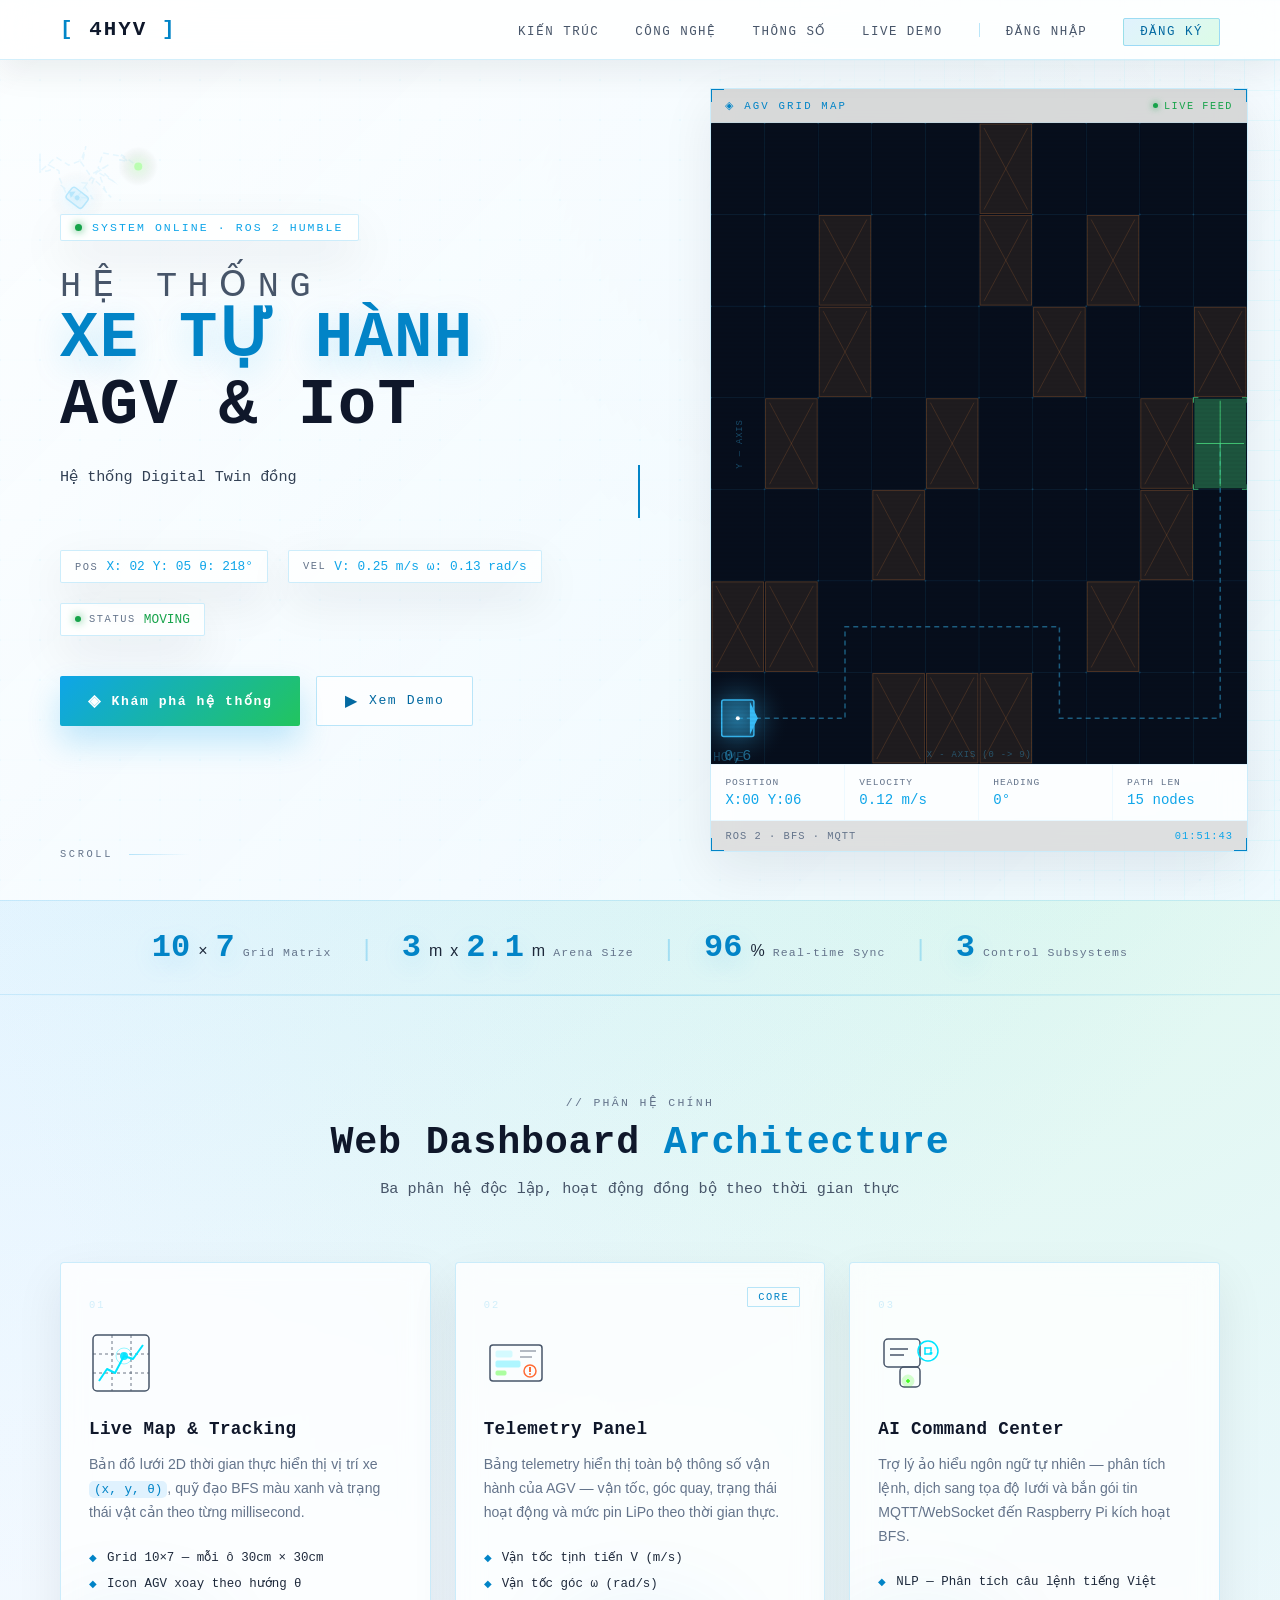
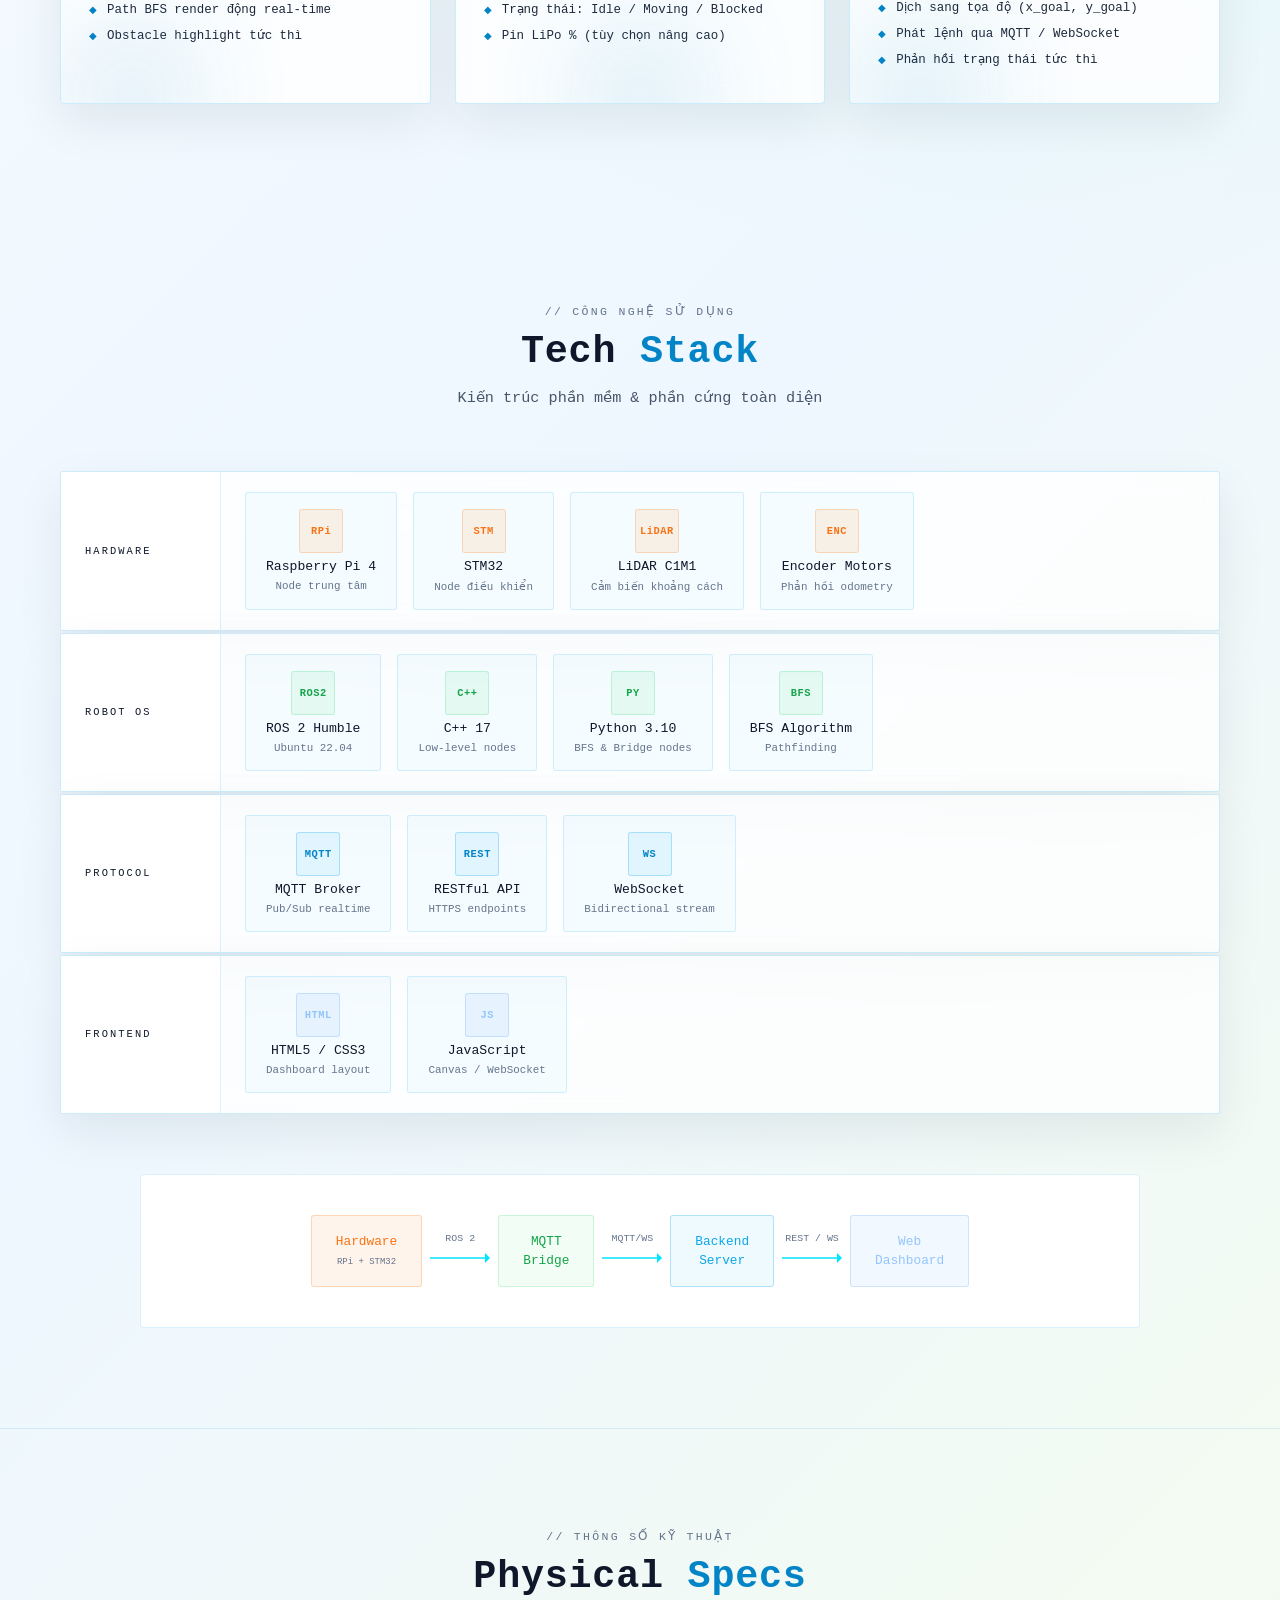
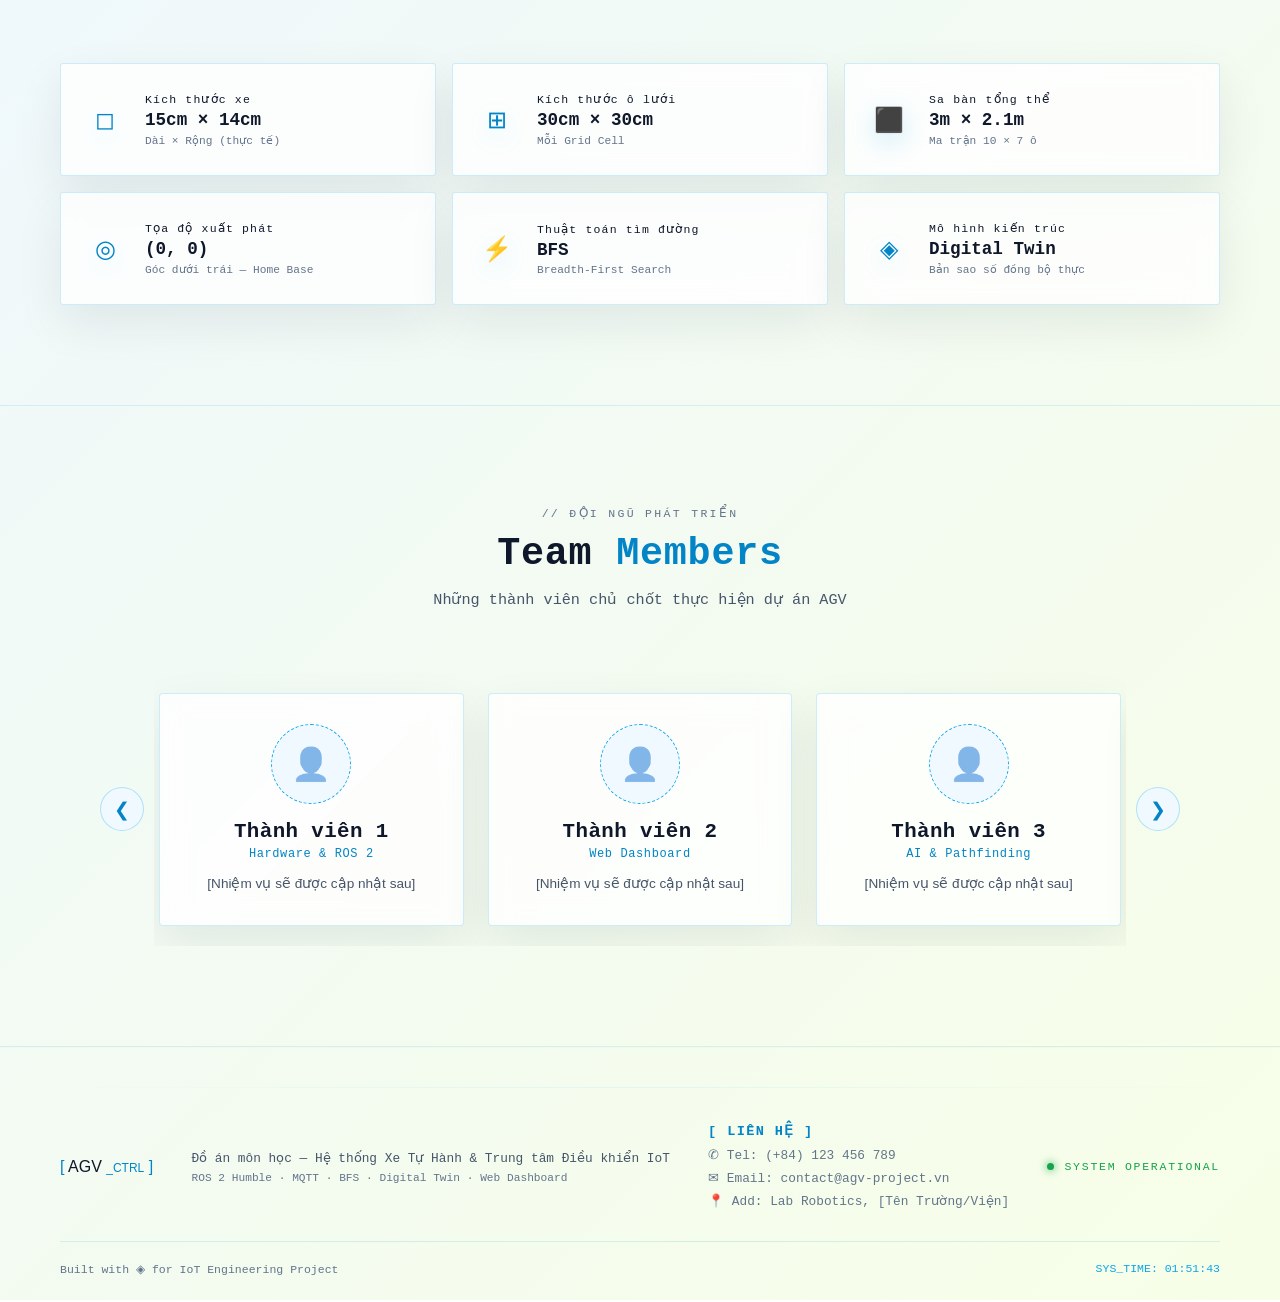
<file: html/index.html>
<!doctype html>
<html lang="vi">
  <head>
    <meta charset="UTF-8" />
    <meta name="viewport" content="width=device-width, initial-scale=1.0" />
    <title>AGV Control Center — IoT Dashboard</title>
    <link rel="preconnect" href="https://fonts.googleapis.com" />
    <link rel="preconnect" href="https://fonts.gstatic.com" crossorigin />
    <link
      href="https://fonts.googleapis.com/css2?family=Exo+2:wght@400;600;700;900&family=Fira+Code:wght@300;400;500&display=swap"
      rel="stylesheet"
    />
    <link rel="stylesheet" href="../css/index.css" />
  </head>
  <body>
    <!-- NOISE OVERLAY -->
    <div class="noise-overlay"></div>

    <!-- NAVBAR -->
    <nav class="navbar" id="navbar">
      <div class="nav-logo">
        <span class="logo-bracket">[</span>
        <span class="logo-text">4HYV</span>
        <span class="logo-bracket">]</span>
      </div>
      <ul class="nav-links">
        <li class="mobile-logo-container">
          <div class="nav-logo mobile-logo">
            <span class="logo-bracket">[</span>
            <span class="logo-text">CPS</span>
            <span class="logo-sub">_car</span>
            <span class="logo-bracket">]</span>
          </div>
        </li>

        <li><a href="#features">Kiến trúc</a></li>
        <li><a href="#techstack">Công nghệ</a></li>
        <li><a href="#specs">Thông số</a></li>
        <li><a href="#demo">Live Demo</a></li>

        <li class="nav-auth-separator"></li>

        <li><a href="./auth.html">Đăng nhập</a></li>
        <li><a href="./auth.html" class="nav-cta">Đăng ký</a></li>
      </ul>
      <div class="hamburger" id="hamburger">
        <span></span><span></span><span></span>
      </div>
    </nav>

    <!-- ══════════════ HERO ══════════════ -->
    <section class="hero" id="hero">
      <canvas id="heroCanvas"></canvas>

      <div class="hero-content">
        <div class="hero-badge">
          <span class="badge-dot"></span>
          <span>SYSTEM ONLINE · ROS 2 HUMBLE</span>
        </div>

        <h1 class="hero-title">
          <span class="line-1">HỆ THỐNG</span>
          <span class="line-2 accent-text">XE TỰ HÀNH</span>
          <span class="line-3">AGV &amp; IoT</span>
        </h1>

        <p class="hero-subtitle typewriter" id="typewriter"></p>

        <div class="hero-coords">
          <div class="coord-item">
            <span class="coord-label">POS</span>
            <span class="coord-val" id="posX">X: 07</span>
            <span class="coord-val" id="posY">Y: 03</span>
            <span class="coord-val" id="posTheta">θ: 45°</span>
          </div>
          <div class="coord-item">
            <span class="coord-label">VEL</span>
            <span class="coord-val" id="velV">V: 0.24 m/s</span>
            <span class="coord-val" id="velW">ω: 0.12 rad/s</span>
          </div>
          <div class="coord-item status-moving">
            <span class="status-dot"></span>
            <span class="coord-label">STATUS</span>
            <span class="coord-val">MOVING</span>
          </div>
        </div>

        <div class="hero-cta">
          <a href="#features" class="btn btn-primary">
            <span class="btn-icon">◈</span> Khám phá hệ thống
          </a>
          <a href="#demo" class="btn btn-outline">
            <span class="btn-icon">▶</span> Xem Demo
          </a>
        </div>
      </div>

      <!-- HERO VISUAL PANEL — AGV Mini Map HUD -->
      <div class="hero-visual" id="heroVisual">
        <div class="hv-bracket hv-tl"></div>
        <div class="hv-bracket hv-tr"></div>
        <div class="hv-bracket hv-bl"></div>
        <div class="hv-bracket hv-br"></div>

        <div class="hv-header">
          <span class="hv-title">◈ AGV GRID MAP</span>
          <span class="hv-live"><span class="hv-dot"></span>LIVE FEED</span>
        </div>

        <div class="hv-map-wrap">
          <canvas id="heroMiniMap"></canvas>
          <div class="hv-scanline"></div>
          <div class="hv-coord-x">X - AXIS (0 -> 9)</div>
          <div class="hv-coord-y">Y — AXIS</div>
        </div>

        <div class="hv-telemetry">
          <div class="hv-tele-item">
            <span class="hv-tele-label">POSITION</span>
            <span class="hv-tele-val" id="hvPos">X:00 Y:00</span>
          </div>
          <div class="hv-tele-item">
            <span class="hv-tele-label">VELOCITY</span>
            <span class="hv-tele-val" id="hvVel">0.00 m/s</span>
          </div>
          <div class="hv-tele-item">
            <span class="hv-tele-label">HEADING</span>
            <span class="hv-tele-val" id="hvTheta">000°</span>
          </div>
          <div class="hv-tele-item">
            <span class="hv-tele-label">PATH LEN</span>
            <span class="hv-tele-val" id="hvPath">—</span>
          </div>
        </div>

        <div class="hv-footer">
          <span class="hv-footer-tag">ROS 2 · BFS · MQTT</span>
          <span class="hv-footer-time" id="hvTime">——:——:——</span>
        </div>
      </div>

      <div class="hero-grid-visual" id="heroGrid"></div>

      <div class="scroll-indicator">
        <span class="scroll-text">SCROLL</span>
        <div class="scroll-line"></div>
      </div>
    </section>

    <!-- ══════════════ STATS BAR ══════════════ -->
    <div class="stats-bar">
      <div class="stat-item">
        <span class="stat-num" data-target="10">0</span><span>×</span>
        <span class="stat-num" data-target="7">0</span>
        <span class="stat-label">Grid Matrix</span>
      </div>
      <div class="stat-divider">|</div>
      <div class="stat-item">
        <span class="stat-num" data-target="3">0</span><span>m</span
        ><span> x </span> <span class="stat-num" data-target="2.1">0</span
        ><span>m</span>
        <span class="stat-label">Arena Size</span>
      </div>
      <div class="stat-divider">|</div>
      <div class="stat-item">
        <span class="stat-num" data-target="100">0</span><span>%</span>
        <span class="stat-label">Real-time Sync</span>
      </div>
      <div class="stat-divider">|</div>
      <div class="stat-item">
        <span class="stat-num" data-target="3">0</span>
        <span class="stat-label">Control Subsystems</span>
      </div>
    </div>

    <!-- ══════════════ FEATURES ══════════════ -->
    <section class="features" id="features">
      <div class="section-header reveal">
        <span class="section-tag">// PHÂN HỆ CHÍNH</span>
        <h2>Web Dashboard <span class="accent-text">Architecture</span></h2>
        <p>Ba phân hệ độc lập, hoạt động đồng bộ theo thời gian thực</p>
      </div>

      <div class="features-grid">
        <!-- CARD 1 -->
        <div class="feature-card reveal" data-delay="0">
          <div class="card-number">01</div>
          <div class="card-icon-wrap">
            <svg class="card-icon" viewBox="0 0 64 64" fill="none">
              <rect
                x="4"
                y="4"
                width="56"
                height="56"
                rx="4"
                stroke="currentColor"
                stroke-width="1.5"
              />
              <line
                x1="4"
                y1="23"
                x2="60"
                y2="23"
                stroke="currentColor"
                stroke-width="0.8"
                stroke-dasharray="3 3"
              />
              <line
                x1="4"
                y1="42"
                x2="60"
                y2="42"
                stroke="currentColor"
                stroke-width="0.8"
                stroke-dasharray="3 3"
              />
              <line
                x1="23"
                y1="4"
                x2="23"
                y2="60"
                stroke="currentColor"
                stroke-width="0.8"
                stroke-dasharray="3 3"
              />
              <line
                x1="42"
                y1="4"
                x2="42"
                y2="60"
                stroke="currentColor"
                stroke-width="0.8"
                stroke-dasharray="3 3"
              />
              <polyline
                points="10,50 18,38 26,42 35,25 44,28 54,14"
                stroke="#00e5ff"
                stroke-width="2"
                stroke-linejoin="round"
              />
              <circle cx="35" cy="25" r="4" fill="#00e5ff" opacity="0.9" />
              <circle
                cx="35"
                cy="25"
                r="8"
                fill="none"
                stroke="#00e5ff"
                stroke-width="1"
                opacity="0.4"
                class="pulse-ring"
              />
            </svg>
          </div>
          <h3 class="card-title">Live Map &amp; Tracking</h3>
          <p class="card-desc">
            Bản đồ lưới 2D thời gian thực hiển thị vị trí xe
            <code>(x, y, θ)</code>, quỹ đạo BFS màu xanh và trạng thái vật cản
            theo từng millisecond.
          </p>
          <ul class="card-features">
            <li><span class="check">◆</span> Grid 10×7 — mỗi ô 30cm × 30cm</li>
            <li><span class="check">◆</span> Icon AGV xoay theo hướng θ</li>
            <li><span class="check">◆</span> Path BFS render động real-time</li>
            <li><span class="check">◆</span> Obstacle highlight tức thì</li>
          </ul>
          <div class="card-glow"></div>
        </div>

        <!-- CARD 2 -->
        <div class="feature-card reveal card-center" data-delay="150">
          <div class="card-number">02</div>
          <div class="card-icon-wrap">
            <svg class="card-icon" viewBox="0 0 64 64" fill="none">
              <rect
                x="6"
                y="14"
                width="52"
                height="36"
                rx="3"
                stroke="currentColor"
                stroke-width="1.5"
              />
              <rect
                x="12"
                y="20"
                width="16"
                height="6"
                rx="1"
                fill="#00e5ff"
                opacity="0.15"
                stroke="#00e5ff"
                stroke-width="1"
              />
              <rect
                x="12"
                y="30"
                width="24"
                height="6"
                rx="1"
                fill="#00e5ff"
                opacity="0.3"
                stroke="#00e5ff"
                stroke-width="1"
              />
              <rect
                x="12"
                y="40"
                width="10"
                height="4"
                rx="1"
                fill="#39ff14"
                opacity="0.4"
                stroke="#39ff14"
                stroke-width="1"
              />
              <line
                x1="36"
                y1="20"
                x2="52"
                y2="20"
                stroke="currentColor"
                stroke-width="0.8"
              />
              <line
                x1="36"
                y1="26"
                x2="48"
                y2="26"
                stroke="currentColor"
                stroke-width="0.8"
              />
              <circle
                cx="46"
                cy="40"
                r="6"
                stroke="#ff6b35"
                stroke-width="1.5"
              />
              <line
                x1="46"
                y1="36"
                x2="46"
                y2="41"
                stroke="#ff6b35"
                stroke-width="2"
              />
              <circle cx="46" cy="43" r="1" fill="#ff6b35" />
            </svg>
          </div>
          <div class="card-badge">CORE</div>
          <h3 class="card-title">Telemetry Panel</h3>
          <p class="card-desc">
            Bảng telemetry hiển thị toàn bộ thông số vận hành của AGV — vận tốc,
            góc quay, trạng thái hoạt động và mức pin LiPo theo thời gian thực.
          </p>
          <ul class="card-features">
            <li><span class="check">◆</span> Vận tốc tịnh tiến V (m/s)</li>
            <li><span class="check">◆</span> Vận tốc góc ω (rad/s)</li>
            <li>
              <span class="check">◆</span> Trạng thái: Idle / Moving / Blocked
            </li>
            <li><span class="check">◆</span> Pin LiPo % (tùy chọn nâng cao)</li>
          </ul>
          <div class="card-glow card-glow-center"></div>
        </div>

        <!-- CARD 3 -->
        <div class="feature-card reveal" data-delay="300">
          <div class="card-number">03</div>
          <div class="card-icon-wrap">
            <svg class="card-icon" viewBox="0 0 64 64" fill="none">
              <rect
                x="6"
                y="8"
                width="36"
                height="28"
                rx="4"
                stroke="currentColor"
                stroke-width="1.5"
              />
              <rect
                x="22"
                y="36"
                width="20"
                height="20"
                rx="4"
                stroke="currentColor"
                stroke-width="1.5"
              />
              <line
                x1="12"
                y1="18"
                x2="30"
                y2="18"
                stroke="currentColor"
                stroke-width="1.5"
              />
              <line
                x1="12"
                y1="24"
                x2="26"
                y2="24"
                stroke="currentColor"
                stroke-width="1.5"
              />
              <circle
                cx="50"
                cy="20"
                r="10"
                stroke="#00e5ff"
                stroke-width="1.5"
              />
              <line
                x1="47"
                y1="17"
                x2="47"
                y2="23"
                stroke="#00e5ff"
                stroke-width="1.5"
                stroke-linecap="round"
              />
              <line
                x1="47"
                y1="17"
                x2="53"
                y2="17"
                stroke="#00e5ff"
                stroke-width="1.5"
                stroke-linecap="round"
              />
              <line
                x1="47"
                y1="23"
                x2="53"
                y2="23"
                stroke="#00e5ff"
                stroke-width="1.5"
                stroke-linecap="round"
              />
              <line
                x1="53"
                y1="17"
                x2="53"
                y2="20"
                stroke="#00e5ff"
                stroke-width="1.5"
                stroke-linecap="round"
              />
              <circle cx="53" cy="22" r="1.5" fill="#00e5ff" />
              <circle
                cx="30"
                cy="50"
                r="6"
                fill="#39ff14"
                opacity="0.2"
                stroke="#39ff14"
                stroke-width="1"
              />
              <line
                x1="28"
                y1="50"
                x2="32"
                y2="50"
                stroke="#39ff14"
                stroke-width="1.5"
              />
              <line
                x1="30"
                y1="48"
                x2="30"
                y2="52"
                stroke="#39ff14"
                stroke-width="1.5"
              />
            </svg>
          </div>
          <h3 class="card-title">AI Command Center</h3>
          <p class="card-desc">
            Trợ lý ảo hiểu ngôn ngữ tự nhiên — phân tích lệnh, dịch sang tọa độ
            lưới và bắn gói tin MQTT/WebSocket đến Raspberry Pi kích hoạt BFS.
          </p>
          <ul class="card-features">
            <li>
              <span class="check">◆</span> NLP — Phân tích câu lệnh tiếng Việt
            </li>
            <li>
              <span class="check">◆</span> Dịch sang tọa độ (x_goal, y_goal)
            </li>
            <li><span class="check">◆</span> Phát lệnh qua MQTT / WebSocket</li>
            <li><span class="check">◆</span> Phản hồi trạng thái tức thì</li>
          </ul>
          <div class="card-glow"></div>
        </div>
      </div>
    </section>

    <!-- ══════════════ TECH STACK ══════════════ -->
    <section class="techstack" id="techstack">
      <div class="section-header reveal">
        <span class="section-tag">// CÔNG NGHỆ SỬ DỤNG</span>
        <h2>Tech <span class="accent-text">Stack</span></h2>
        <p>Kiến trúc phần mềm & phần cứng toàn diện</p>
      </div>

      <div class="tech-layers">
        <div class="tech-layer reveal" data-delay="0">
          <div class="layer-label">HARDWARE</div>
          <div class="tech-items">
            <div class="tech-item">
              <div class="tech-icon hardware">RPi</div>
              <span>Raspberry Pi 4</span>
              <span class="tech-role">Node trung tâm</span>
            </div>
            <div class="tech-item">
              <div class="tech-icon hardware">STM</div>
              <span>STM32</span>
              <span class="tech-role">Node điều khiển</span>
            </div>
            <div class="tech-item">
              <div class="tech-icon hardware">LiDAR</div>
              <span>LiDAR C1M1</span>
              <span class="tech-role">Cảm biến khoảng cách</span>
            </div>
            <div class="tech-item">
              <div class="tech-icon hardware">ENC</div>
              <span>Encoder Motors</span>
              <span class="tech-role">Phản hồi odometry</span>
            </div>
          </div>
        </div>

        <div class="tech-layer reveal" data-delay="100">
          <div class="layer-label">ROBOT OS</div>
          <div class="tech-items">
            <div class="tech-item">
              <div class="tech-icon ros">ROS2</div>
              <span>ROS 2 Humble</span>
              <span class="tech-role">Ubuntu 22.04</span>
            </div>
            <div class="tech-item">
              <div class="tech-icon ros">C++</div>
              <span>C++ 17</span>
              <span class="tech-role">Low-level nodes</span>
            </div>
            <div class="tech-item">
              <div class="tech-icon ros">PY</div>
              <span>Python 3.10</span>
              <span class="tech-role">BFS & Bridge nodes</span>
            </div>
            <div class="tech-item">
              <div class="tech-icon ros">BFS</div>
              <span>BFS Algorithm</span>
              <span class="tech-role">Pathfinding</span>
            </div>
          </div>
        </div>

        <div class="tech-layer reveal" data-delay="200">
          <div class="layer-label">PROTOCOL</div>
          <div class="tech-items">
            <div class="tech-item">
              <div class="tech-icon proto">MQTT</div>
              <span>MQTT Broker</span>
              <span class="tech-role">Pub/Sub realtime</span>
            </div>
            <div class="tech-item">
              <div class="tech-icon proto">REST</div>
              <span>RESTful API</span>
              <span class="tech-role">HTTPS endpoints</span>
            </div>
            <div class="tech-item">
              <div class="tech-icon proto">WS</div>
              <span>WebSocket</span>
              <span class="tech-role">Bidirectional stream</span>
            </div>
          </div>
        </div>

        <div class="tech-layer reveal" data-delay="300">
          <div class="layer-label">FRONTEND</div>
          <div class="tech-items">
            <div class="tech-item">
              <div class="tech-icon front">HTML</div>
              <span>HTML5 / CSS3</span>
              <span class="tech-role">Dashboard layout</span>
            </div>
            <div class="tech-item">
              <div class="tech-icon front">JS</div>
              <span>JavaScript</span>
              <span class="tech-role">Canvas / WebSocket</span>
            </div>
          </div>
        </div>
      </div>

      <!-- ARCH DIAGRAM -->
      <div class="arch-flow reveal">
        <div class="arch-node arch-hw">
          Hardware<br /><small>RPi + STM32</small>
        </div>
        <div class="arch-arrow">
          <span>ROS 2</span>
          <svg viewBox="0 0 60 20">
            <line
              x1="0"
              y1="10"
              x2="55"
              y2="10"
              stroke="#00e5ff"
              stroke-width="1.5"
            />
            <polygon points="55,5 60,10 55,15" fill="#00e5ff" />
          </svg>
        </div>
        <div class="arch-node arch-bridge">MQTT<br />Bridge</div>
        <div class="arch-arrow">
          <span>MQTT/WS</span>
          <svg viewBox="0 0 60 20">
            <line
              x1="0"
              y1="10"
              x2="55"
              y2="10"
              stroke="#00e5ff"
              stroke-width="1.5"
            />
            <polygon points="55,5 60,10 55,15" fill="#00e5ff" />
          </svg>
        </div>
        <div class="arch-node arch-server">Backend<br />Server</div>
        <div class="arch-arrow">
          <span>REST / WS</span>
          <svg viewBox="0 0 60 20">
            <line
              x1="0"
              y1="10"
              x2="55"
              y2="10"
              stroke="#00e5ff"
              stroke-width="1.5"
            />
            <polygon points="55,5 60,10 55,15" fill="#00e5ff" />
          </svg>
        </div>
        <div class="arch-node arch-web">Web<br />Dashboard</div>
      </div>
    </section>

    <!-- ══════════════ SPECS ══════════════ -->
    <section class="specs" id="specs">
      <div class="specs-container">
        <div class="section-header reveal">
          <span class="section-tag">// THÔNG SỐ KỸ THUẬT</span>
          <h2>Physical <span class="accent-text">Specs</span></h2>
        </div>

        <div class="specs-grid">
          <div class="spec-card reveal" data-delay="0">
            <div class="spec-icon">◻</div>
            <div class="spec-content">
              <span class="spec-name">Kích thước xe</span>
              <span class="spec-val">15cm × 14cm</span>
              <span class="spec-sub">Dài × Rộng (thực tế)</span>
            </div>
          </div>
          <div class="spec-card reveal" data-delay="100">
            <div class="spec-icon">⊞</div>
            <div class="spec-content">
              <span class="spec-name">Kích thước ô lưới</span>
              <span class="spec-val">30cm × 30cm</span>
              <span class="spec-sub">Mỗi Grid Cell</span>
            </div>
          </div>
          <div class="spec-card reveal" data-delay="200">
            <div class="spec-icon">⬛</div>
            <div class="spec-content">
              <span class="spec-name">Sa bàn tổng thể</span>
              <span class="spec-val">3m × 2.1m</span>
              <span class="spec-sub">Ma trận 10 × 7 ô</span>
            </div>
          </div>
          <div class="spec-card reveal" data-delay="300">
            <div class="spec-icon">◎</div>
            <div class="spec-content">
              <span class="spec-name">Tọa độ xuất phát</span>
              <span class="spec-val">(0, 0)</span>
              <span class="spec-sub">Góc dưới trái — Home Base</span>
            </div>
          </div>
          <div class="spec-card reveal" data-delay="400">
            <div class="spec-icon">⚡</div>
            <div class="spec-content">
              <span class="spec-name">Thuật toán tìm đường</span>
              <span class="spec-val">BFS</span>
              <span class="spec-sub">Breadth-First Search</span>
            </div>
          </div>
          <div class="spec-card reveal" data-delay="500">
            <div class="spec-icon">◈</div>
            <div class="spec-content">
              <span class="spec-name">Mô hình kiến trúc</span>
              <span class="spec-val">Digital Twin</span>
              <span class="spec-sub">Bản sao số đồng bộ thực</span>
            </div>
          </div>
        </div>
      </div>
    </section>
    <section class="team" id="team">
      <div class="section-header reveal">
        <span class="section-tag">// ĐỘI NGŨ PHÁT TRIỂN</span>
        <h2>Team <span class="accent-text">Members</span></h2>
        <p>Những thành viên chủ chốt thực hiện dự án AGV</p>
      </div>

      <div class="slider-container reveal" data-delay="100">
        <button class="slider-btn prev-btn" id="prevBtn">&#10094;</button>
        <div class="slider-track" id="sliderTrack">
          <div class="team-card">
            <div class="member-avatar"></div>
            <h3 class="member-name">Thành viên 1</h3>
            <p class="member-role">Hardware & ROS 2</p>
            <p class="member-task">[Nhiệm vụ sẽ được cập nhật sau]</p>
          </div>
          <div class="team-card">
            <div class="member-avatar"></div>
            <h3 class="member-name">Thành viên 2</h3>
            <p class="member-role">Web Dashboard</p>
            <p class="member-task">[Nhiệm vụ sẽ được cập nhật sau]</p>
          </div>
          <div class="team-card">
            <div class="member-avatar"></div>
            <h3 class="member-name">Thành viên 3</h3>
            <p class="member-role">AI & Pathfinding</p>
            <p class="member-task">[Nhiệm vụ sẽ được cập nhật sau]</p>
          </div>
          <div class="team-card">
            <div class="member-avatar"></div>
            <h3 class="member-name">Thành viên 4</h3>
            <p class="member-role">MQTT Bridge</p>
            <p class="member-task">[Nhiệm vụ sẽ được cập nhật sau]</p>
          </div>
          <div class="team-card">
            <div class="member-avatar"></div>
            <h3 class="member-name">Thành viên 5</h3>
            <p class="member-role">3D Modeling</p>
            <p class="member-task">[Nhiệm vụ sẽ được cập nhật sau]</p>
          </div>
          <div class="team-card">
            <div class="member-avatar"></div>
            <h3 class="member-name">Thành viên 6</h3>
            <p class="member-role">Testing & QA</p>
            <p class="member-task">[Nhiệm vụ sẽ được cập nhật sau]</p>
          </div>
        </div>
        <button class="slider-btn next-btn" id="nextBtn">&#10095;</button>
      </div>
    </section>

    <!-- ══════════════ FOOTER ══════════════ -->
    <footer class="footer">
      <div class="footer-grid-line"></div>
      <div class="footer-inner">
        <div class="footer-logo">
          <span class="logo-bracket">[</span>
          <span class="logo-text">AGV</span>
          <span class="logo-sub">_CTRL</span>
          <span class="logo-bracket">]</span>
        </div>
        <div class="footer-info">
          <p>Đồ án môn học — Hệ thống Xe Tự Hành & Trung tâm Điều khiển IoT</p>
          <p class="footer-stack">
            ROS 2 Humble · MQTT · BFS · Digital Twin · Web Dashboard
          </p>
        </div>
        <div class="footer-contact">
          <p><strong>[ LIÊN HỆ ]</strong></p>
          <p>✆ Tel: (+84) 123 456 789</p>
          <p>✉ Email: contact@agv-project.vn</p>
          <p>📍 Add: Lab Robotics, [Tên Trường/Viện]</p>
        </div>
        <div class="footer-status">
          <span class="badge-dot"></span>
          <span>SYSTEM OPERATIONAL</span>
        </div>
      </div>
      <div class="footer-copy">
        <span>Built with ◈ for IoT Engineering Project</span>
        <span class="footer-coords" id="footerTime">——</span>
      </div>
    </footer>

    <script src="../js/main.js"></script>
  </body>
</html>
</file>
<file: css/index.css>
/* ═══════════════════════════════════════════════
   AGV CONTROL CENTER — LANDING PAGE STYLES
   Theme: Cyber-Physical Dark / Neon Grid
═══════════════════════════════════════════════ */

/* ── RESET & ROOT ─────────────────────────────── */
*,
*::before,
*::after {
  box-sizing: border-box;
  margin: 0;
  padding: 0;
}

:root {
  --cyan: #38bdf8;
  --cyan-dim: #7dd3fc;
  --green: #4ade80;
  --orange: #fb923c;
  --bg: #0f172a;
  --bg2: #1e293b;
  --bg3: #162032;
  --surface: #1e293b;
  --surface2: #273548;
  --border: rgba(56, 189, 248, 0.22);
  --border2: rgba(56, 189, 248, 0.1);
  --text: #cbd5e1;
  --text-dim: #94a3b8;
  --text-muted: #64748b;
  --white: #f1f5f9;
  --font-display: "Orbitron", monospace;
  --font-mono: "Share Tech Mono", monospace;
  --font-body: "Inter", sans-serif;
  --glow: 0 0 20px rgba(56, 189, 248, 0.35);
  --glow-lg:
    0 0 60px rgba(56, 189, 248, 0.25), 0 0 120px rgba(56, 189, 248, 0.08);
}

html {
  scroll-behavior: smooth;
}

body {
  font-family: var(--font-body);
  background-color: var(--bg);
  color: var(--text);
  overflow-x: hidden;
  cursor: default;
}

/* NOISE OVERLAY */
.noise-overlay {
  position: fixed;
  inset: 0;
  z-index: 0;
  pointer-events: none;
  background-image: url("data:image/svg+xml,%3Csvg viewBox='0 0 256 256' xmlns='http://www.w3.org/2000/svg'%3E%3Cfilter id='noise'%3E%3CfeTurbulence type='fractalNoise' baseFrequency='0.9' numOctaves='4' stitchTiles='stitch'/%3E%3C/filter%3E%3Crect width='100%25' height='100%25' filter='url(%23noise)' opacity='0.03'/%3E%3C/svg%3E");
  opacity: 0.4;
}

/* ── SCROLLBAR ──────────────────────────────────── */
::-webkit-scrollbar {
  width: 4px;
}
::-webkit-scrollbar-track {
  background: var(--bg);
}
::-webkit-scrollbar-thumb {
  background: var(--cyan-dim);
  border-radius: 2px;
}

/* ── TYPOGRAPHY ─────────────────────────────────── */
h1,
h2,
h3 {
  font-family: var(--font-display);
  font-weight: 700;
  letter-spacing: 0.02em;
}
code {
  font-family: var(--font-mono);
  color: var(--cyan);
  font-size: 0.9em;
}
.accent-text {
  color: var(--cyan);
  text-shadow: var(--glow);
}

/* ── NAVBAR ─────────────────────────────────────── */
.navbar {
  position: fixed;
  top: 0;
  left: 0;
  right: 0;
  z-index: 100;
  display: flex;
  align-items: center;
  justify-content: space-between;
  padding: 18px 60px;
  background: rgba(3, 11, 18, 0.7);
  backdrop-filter: blur(16px);
  border-bottom: 1px solid var(--border2);
  transition: all 0.3s ease;
}
.navbar.scrolled {
  padding: 12px 60px;
  background: rgba(3, 11, 18, 0.95);
  border-bottom-color: var(--border);
}
.nav-logo {
  font-family: var(--font-display);
  font-size: 1.3rem;
  font-weight: 900;
  letter-spacing: 0.1em;
}
.nav-auth-separator {
  width: 1px;
  height: 14px;
  background: var(--border);
  margin: auto -10px auto 0; /* Căn chỉnh khoảng cách mượt mà hơn */
}
/* --- Ẩn logo mobile-sidebar theo mặc định (cho màn hình Desktop) --- */
.mobile-logo-container {
  display: none;
}

/* Ẩn vạch phân cách trên màn hình điện thoại để menu gọn gàng hơn */
@media (max-width: 768px) {
  /* MENU SIDEBAR TRƯỢT TỪ TRÁI SANG */
  .nav-links {
    display: flex !important;
    flex-direction: column;
    justify-content: flex-start;
    align-items: flex-start;

    /* Thiết lập vị trí Sidebar */
    position: fixed;
    top: 0;
    left: -100%; /* Giấu hoàn toàn menu sang cạnh trái */
    width: 260px; /* Độ rộng của menu */
    height: 100vh;
    background: rgba(6, 14, 28, 0.95);
    backdrop-filter: blur(16px);
    border-right: 1px solid var(--border);
    padding: 40px 24px 24px; /* Chỉ dùng 1 padding, đẩy top 80px để tránh đè nút menu */
    margin: 0;
    gap: 16px;
    z-index: 99;
    box-shadow: 20px 0 50px rgba(0, 0, 0, 0.5);

    transition: left 0.4s cubic-bezier(0.25, 1, 0.5, 1);
  }

  .nav-links.active {
    left: 0;
  }

  /* --- HIỂN THỊ LOGO TRONG SIDEBAR --- */
  .mobile-logo-container {
    display: block;
    width: 100%;
    margin-bottom: 10px;
  }

  .nav-links .nav-logo {
    display: flex;
    justify-content: flex-start;
    align-items: center;
    padding-bottom: 16px;
    border-bottom: 1px solid rgba(255, 255, 255, 0.1); /* Vạch phân cách mờ dưới logo */
    opacity: 0.9;
  }

  .nav-links .nav-logo .logo-bracket,
  .nav-links .nav-logo .logo-text,
  .nav-links .nav-logo .logo-sub {
    font-size: 1.1rem;
  }

  /* --- ĐỊNH DẠNG CÁC MỤC MENU --- */
  .nav-links li {
    width: 100%;
    text-align: left;
  }

  .nav-links a {
    display: block;
    padding: 12px 0;
    font-size: 1rem;
    border-bottom: 1px solid rgba(255, 255, 255, 0.05);
  }

  /* --- ĐỊNH DẠNG NÚT ĐĂNG KÝ (ĐỒNG BỘ VỚI LINK THƯỜNG) --- */
  .nav-cta {
    margin-top: 0 !important;
    padding: 12px 0 !important;
    background: transparent !important;
    border-radius: 0 !important;
    text-align: left !important;
    border: none !important; /* Xóa viền bao quanh mặc định */
    border-bottom: 1px solid rgba(255, 255, 255, 0.05) !important;
    color: var(
      --text-dim
    ) !important; /* Đổi màu chữ về xám như các menu khác */
    box-shadow: none !important;
  }

  /* Giữ hiệu ứng hover sáng màu xanh cho nút Đăng ký */
  .nav-cta:hover {
    color: var(--cyan) !important;
  }

  /* --- HAMBURGER ICON --- */
  .hamburger {
    z-index: 101;
  }

  .hamburger.active span:nth-child(1) {
    transform: translateY(6.5px) rotate(45deg);
  }
  .hamburger.active span:nth-child(2) {
    opacity: 0;
  }
  .hamburger.active span:nth-child(3) {
    transform: translateY(-6.5px) rotate(-45deg);
  }

  /* Ẩn dấu gạch đứng phân cách */
  .nav-auth-separator {
    display: none;
  }

  /* --- BIẾN TECH STACK THÀNH SLIDER CUỘN NGANG TRÊN MOBILE --- */
  .tech-layer {
    /* Đảm bảo layer label nằm trên, slider nằm dưới */
    display: flex;
    flex-direction: column;
  }

  .tech-items {
    display: flex !important;
    flex-direction: row !important; /* Ép xếp ngang */
    flex-wrap: nowrap !important; /* Không cho rớt dòng */
    overflow-x: auto; /* Bật thanh cuộn ngang */

    /* Thiết lập thao tác cuộn (swipe) mượt mà như App */
    scroll-snap-type: x mandatory;
    scroll-behavior: smooth;

    /* Ẩn thanh cuộn mặc định (Scrollbar) cho đẹp */
    -ms-overflow-style: none; /* IE and Edge */
    scrollbar-width: none; /* Firefox */

    padding: 20px 16px;
    gap: 16px;
  }

  /* Ẩn scrollbar trên Chrome/Safari/Edge */
  .tech-items::-webkit-scrollbar {
    display: none;
  }

  .tech-item {
    /* Đổi thành 100% để chiếm trọn bề ngang, không lòi thẻ kế tiếp ra nữa */
    flex: 0 0 100% !important;
    width: 100% !important;

    /* Tự động hít (snap) vào chính giữa khi vuốt xong */
    scroll-snap-align: center;

    padding: 24px 16px;
  }

  /* Chỉnh lại phần Tiêu đề (Hardware, Robot OS...) cho hợp với dạng Slider */
  .layer-label {
    width: 100%;
    text-align: left;
    border-right: none;
    border-bottom: 1px solid var(--border2);
    padding: 16px 24px;
    font-size: 0.8rem;
  }

  /* FIX SƠ ĐỒ KIẾN TRÚC XẾP DỌC TRÊN MOBILE */
  .arch-flow {
    flex-direction: column; /* Ép toàn bộ xếp dọc */
    gap: 12px;
    padding: 30px 24px;
  }

  .arch-arrow {
    display: grid !important; /* Dùng !important để đảm bảo không bị flex đè */
    grid-template-columns: 1fr 40px 1fr;
    align-items: center;
    width: 100%;
    max-width: 280px;
    gap: 0;
  }

  .arch-arrow svg {
    grid-column: 2;
    width: 40px;
    transform: rotate(90deg); /* Xoay cắm xuống */
    margin: 0 auto;
  }

  .arch-arrow span {
    grid-column: 3;
    justify-self: start;
    margin-left: 16px;
    background: rgba(56, 189, 248, 0.05);
    padding: 6px 12px;
    border-radius: 4px;
    border: 1px solid var(--border2);
    white-space: nowrap;
  }
}
.logo-bracket {
  color: var(--cyan);
}
.logo-text {
  color: var(--white);
}
.logo-sub {
  color: var(--cyan-dim);
  font-size: 0.75em;
}

.nav-links {
  display: flex;
  gap: 36px;
  list-style: none;
}
.nav-links a {
  font-family: var(--font-mono);
  font-size: 0.78rem;
  color: var(--text-dim);
  text-decoration: none;
  letter-spacing: 0.12em;
  text-transform: uppercase;
  transition: color 0.2s;
  position: relative;
}
.nav-links a::after {
  content: "";
  position: absolute;
  bottom: -4px;
  left: 0;
  width: 0;
  height: 1px;
  background: var(--cyan);
  transition: width 0.3s ease;
}
.nav-links a:hover {
  color: var(--cyan);
}
.nav-links a:hover::after {
  width: 100%;
}
.nav-cta {
  color: var(--cyan) !important;
  border: 1px solid var(--border);
  padding: 6px 16px;
  border-radius: 2px;
  transition: all 0.2s !important;
}
.nav-cta:hover {
  background: rgba(0, 229, 255, 0.08) !important;
  box-shadow: var(--glow);
}
.hamburger {
  display: none;
  flex-direction: column;
  gap: 5px;
  cursor: pointer;
}
.hamburger span {
  display: block;
  width: 24px;
  height: 1.5px;
  background: var(--cyan);
  transition: 0.3s;
}

/* ── HERO ───────────────────────────────────────── */
.hero {
  position: relative;
  min-height: 100vh;
  display: flex;
  align-items: center;
  overflow: hidden;
  background: var(--bg);
}
#heroCanvas {
  position: absolute;
  inset: 0;
  width: 100%;
  height: 100%;
  z-index: 1;
}
.hero-content {
  position: relative;
  z-index: 3;
  padding: 120px 60px 80px;
  max-width: 700px;
}
.hero-badge {
  display: inline-flex;
  align-items: center;
  gap: 10px;
  font-family: var(--font-mono);
  font-size: 0.72rem;
  letter-spacing: 0.18em;
  color: var(--cyan-dim);
  border: 1px solid var(--border);
  padding: 6px 14px;
  border-radius: 2px;
  margin-bottom: 28px;
  animation: fadeUp 0.8s ease 0.2s both;
}
.badge-dot {
  width: 7px;
  height: 7px;
  border-radius: 50%;
  background: var(--green);
  box-shadow: 0 0 8px var(--green);
  animation: pulse 1.5s infinite;
}
@keyframes pulse {
  0%,
  100% {
    opacity: 1;
    transform: scale(1);
  }
  50% {
    opacity: 0.6;
    transform: scale(1.3);
  }
}

.hero-title {
  display: flex;
  flex-direction: column;
  font-size: clamp(2.8rem, 5vw, 5rem);
  line-height: 1.05;
  margin-bottom: 24px;
}
.hero-title span {
  display: block;
}
.line-1 {
  color: var(--text-dim);
  font-size: 0.55em;
  letter-spacing: 0.3em;
  font-weight: 400;
  animation: fadeUp 0.8s ease 0.3s both;
}
.line-2 {
  color: var(--cyan);
  text-shadow: var(--glow-lg);
  animation: fadeUp 0.8s ease 0.45s both;
}
.line-3 {
  color: var(--white);
  animation: fadeUp 0.8s ease 0.6s both;
}

.hero-subtitle {
  font-family: var(--font-mono);
  font-size: 0.95rem;
  color: var(--text-dim);
  line-height: 1.7;
  margin-bottom: 32px;
  min-height: 3.5em;
  border-right: 2px solid var(--cyan);
  animation: fadeUp 0.8s ease 0.7s both;
}

/* TYPEWRITER CURSOR BLINK */
@keyframes cursorBlink {
  0%,
  100% {
    border-color: var(--cyan);
  }
  50% {
    border-color: transparent;
  }
}
.hero-subtitle {
  animation:
    fadeUp 0.8s ease 0.7s both,
    cursorBlink 1s step-end 1s infinite;
}

.hero-coords {
  display: flex;
  gap: 20px;
  flex-wrap: wrap;
  font-family: var(--font-mono);
  margin-bottom: 40px;
  animation: fadeUp 0.8s ease 0.85s both;
}
.coord-item {
  display: flex;
  align-items: center;
  gap: 8px;
  background: rgba(0, 229, 255, 0.04);
  border: 1px solid var(--border2);
  padding: 8px 14px;
  border-radius: 2px;
  flex-wrap: wrap;
}
.coord-label {
  font-size: 0.65rem;
  color: var(--text-muted);
  letter-spacing: 0.15em;
}
.coord-val {
  font-size: 0.8rem;
  color: var(--cyan-dim);
}
.status-moving {
  border-color: rgba(57, 255, 20, 0.25);
}
.status-moving .coord-val {
  color: var(--green);
}
.status-moving .status-dot {
  width: 6px;
  height: 6px;
  border-radius: 50%;
  background: var(--green);
  box-shadow: 0 0 8px var(--green);
  animation: pulse 1s infinite;
}

.hero-cta {
  display: flex;
  gap: 16px;
  flex-wrap: wrap;
  animation: fadeUp 0.8s ease 1s both;
}
.btn {
  display: inline-flex;
  align-items: center;
  gap: 10px;
  font-family: var(--font-mono);
  font-size: 0.82rem;
  letter-spacing: 0.12em;
  text-decoration: none;
  padding: 14px 28px;
  border-radius: 2px;
  transition: all 0.25s ease;
  position: relative;
  overflow: hidden;
}
.btn::before {
  content: "";
  position: absolute;
  inset: 0;
  background: linear-gradient(
    90deg,
    transparent,
    rgba(255, 255, 255, 0.05),
    transparent
  );
  transform: translateX(-100%);
  transition: transform 0.5s;
}
.btn:hover::before {
  transform: translateX(100%);
}
.btn-primary {
  background: var(--cyan);
  color: var(--bg);
  font-weight: 700;
}
.btn-primary:hover {
  box-shadow: var(--glow-lg);
  transform: translateY(-2px);
}
.btn-outline {
  border: 1px solid var(--border);
  color: var(--cyan);
  background: transparent;
}
.btn-outline:hover {
  border-color: var(--cyan);
  background: rgba(0, 229, 255, 0.06);
  transform: translateY(-2px);
}
.btn-icon {
  font-size: 1rem;
}

.hero-grid-visual {
  position: absolute;
  right: 0;
  top: 0;
  bottom: 0;
  z-index: 2;
  width: 45%;
  opacity: 0.15;
  background:
    linear-gradient(rgba(0, 229, 255, 0.5) 1px, transparent 1px),
    linear-gradient(90deg, rgba(0, 229, 255, 0.5) 1px, transparent 1px);
  background-size: 30px 30px;
  mask-image: linear-gradient(to left, rgba(0, 0, 0, 0.8), transparent);
}

/* SCROLL INDICATOR */
.scroll-indicator {
  position: absolute;
  bottom: 40px;
  left: 60px;
  z-index: 3;
  display: flex;
  align-items: center;
  gap: 16px;
  animation: fadeUp 1s ease 1.4s both;
}
.scroll-text {
  font-family: var(--font-mono);
  font-size: 0.65rem;
  letter-spacing: 0.25em;
  color: var(--text-muted);
}
.scroll-line {
  width: 60px;
  height: 1px;
  background: linear-gradient(to right, var(--border), transparent);
  position: relative;
  overflow: hidden;
}
.scroll-line::after {
  content: "";
  position: absolute;
  top: 0;
  left: -40px;
  width: 40px;
  height: 1px;
  background: var(--cyan);
  animation: scanline 2s linear infinite;
}
@keyframes scanline {
  to {
    left: 100px;
  }
}

/* ── STATS BAR ───────────────────────────────────── */
.stats-bar {
  position: relative;
  z-index: 2;
  display: flex;
  align-items: center;
  justify-content: center;
  gap: 32px;
  flex-wrap: wrap;
  padding: 28px 40px;
  background: var(--bg2);
  border-top: 1px solid var(--border);
  border-bottom: 1px solid var(--border);
}
.stat-item {
  display: flex;
  align-items: baseline;
  gap: 8px;
  flex-wrap: wrap;
}
.stat-num {
  font-family: var(--font-display);
  font-size: 2rem;
  font-weight: 900;
  color: var(--cyan);
  text-shadow: var(--glow);
}
.stat-label {
  font-family: var(--font-mono);
  font-size: 0.72rem;
  color: var(--text-muted);
  letter-spacing: 0.1em;
}
.stat-divider {
  color: var(--border);
  font-size: 1.5rem;
}

/* ── SECTION SHARED ──────────────────────────────── */
.section-header {
  text-align: center;
  margin-bottom: 64px;
}
.section-tag {
  display: block;
  font-family: var(--font-mono);
  font-size: 0.72rem;
  letter-spacing: 0.2em;
  color: var(--cyan-dim);
  margin-bottom: 12px;
}
.section-header h2 {
  font-size: clamp(1.8rem, 3vw, 2.8rem);
  color: var(--white);
  margin-bottom: 14px;
}
.section-header p {
  font-size: 0.95rem;
  color: var(--text-dim);
  font-family: var(--font-mono);
}

/* ── FEATURES ────────────────────────────────────── */
.features {
  padding: 100px 60px;
  background: var(--bg);
  position: relative;
}
.features::before {
  content: "";
  position: absolute;
  top: 0;
  left: 0;
  right: 0;
  height: 1px;
  background: linear-gradient(
    to right,
    transparent,
    var(--border),
    transparent
  );
}

.features-grid {
  display: grid;
  grid-template-columns: repeat(3, 1fr);
  gap: 24px;
  max-width: 1200px;
  margin: 0 auto;
}
.feature-card {
  position: relative;
  background: var(--surface);
  border: 1px solid var(--border2);
  padding: 36px 28px;
  border-radius: 4px;
  overflow: hidden;
  transition:
    border-color 0.3s,
    transform 0.3s;
}
.feature-card:hover {
  border-color: var(--border);
  transform: translateY(-6px);
}
.feature-card:hover .card-glow {
  opacity: 1;
}

.card-number {
  font-family: var(--font-display);
  font-size: 0.65rem;
  letter-spacing: 0.2em;
  color: var(--text-muted);
  margin-bottom: 20px;
}
.card-icon-wrap {
  width: 64px;
  height: 64px;
  color: var(--text-dim);
  margin-bottom: 24px;
  position: relative;
}
.card-icon {
  width: 100%;
  height: 100%;
}
.pulse-ring {
  animation: pulseRing 2s ease infinite;
}
@keyframes pulseRing {
  0% {
    r: 8;
    opacity: 0.4;
  }
  50% {
    r: 13;
    opacity: 0.1;
  }
  100% {
    r: 8;
    opacity: 0.4;
  }
}

.card-badge {
  position: absolute;
  top: 24px;
  right: 24px;
  font-family: var(--font-mono);
  font-size: 0.65rem;
  letter-spacing: 0.15em;
  color: var(--cyan);
  border: 1px solid var(--border);
  padding: 3px 10px;
  border-radius: 1px;
}
.card-center {
  border-color: var(--border);
  background: var(--surface2);
}

.card-title {
  font-size: 1.1rem;
  color: var(--white);
  margin-bottom: 14px;
}
.card-desc {
  font-size: 0.88rem;
  line-height: 1.7;
  color: var(--text-dim);
  margin-bottom: 24px;
}
.card-features {
  list-style: none;
  display: flex;
  flex-direction: column;
  gap: 10px;
}
.card-features li {
  display: flex;
  align-items: flex-start;
  gap: 10px;
  font-family: var(--font-mono);
  font-size: 0.78rem;
  color: var(--text);
}
.check {
  color: var(--cyan);
  font-size: 0.65rem;
  margin-top: 2px;
}

.card-glow {
  position: absolute;
  bottom: -40px;
  left: 20px;
  width: 100px;
  height: 100px;
  background: var(--cyan);
  filter: blur(60px);
  opacity: 0;
  transition: opacity 0.5s;
  pointer-events: none;
  border-radius: 50%;
}
.card-glow-center {
  left: 50%;
  transform: translateX(-50%);
}

/* ── DEMO SECTION ────────────────────────────────── */
.demo-section {
  padding: 100px 60px;
  background: var(--bg2);
  border-top: 1px solid var(--border2);
  border-bottom: 1px solid var(--border2);
}
.demo-container {
  display: grid;
  grid-template-columns: 1fr 1fr;
  gap: 60px;
  align-items: center;
  max-width: 1200px;
  margin: 0 auto;
}
.demo-info .section-header {
  text-align: left;
  margin-bottom: 32px;
}
.demo-info p {
  font-size: 0.95rem;
  line-height: 1.8;
  color: var(--text-dim);
  margin-bottom: 32px;
}
.demo-stats {
  display: flex;
  gap: 32px;
  margin-bottom: 36px;
}
.demo-stat {
  display: flex;
  flex-direction: column;
  gap: 4px;
}
.ds-val {
  font-family: var(--font-display);
  font-size: 1.5rem;
  color: var(--cyan);
  font-weight: 700;
}
.ds-label {
  font-family: var(--font-mono);
  font-size: 0.68rem;
  color: var(--text-muted);
  letter-spacing: 0.12em;
}

.demo-messages {
  background: var(--bg);
  border: 1px solid var(--border2);
  border-radius: 4px;
  padding: 20px;
  display: flex;
  flex-direction: column;
  gap: 10px;
}
.msg {
  font-family: var(--font-mono);
  font-size: 0.8rem;
  padding: 8px 12px;
  border-radius: 3px;
  animation: fadeUp 0.5s ease both;
}
.msg-user {
  background: rgba(0, 229, 255, 0.08);
  border-left: 2px solid var(--cyan);
  color: var(--text);
  align-self: flex-end;
  max-width: 80%;
}
.msg-bot {
  color: var(--text-dim);
  background: rgba(255, 255, 255, 0.02);
}
.msg-system {
  color: var(--green);
  font-size: 0.72rem;
  letter-spacing: 0.1em;
  text-align: center;
}
.bot-tag {
  color: var(--cyan-dim);
  margin-right: 8px;
}

/* MINI GRID */
.demo-visual {
  display: flex;
  justify-content: center;
}
.mini-grid-wrap {
  position: relative;
  border: 1px solid var(--border);
  border-radius: 4px;
  padding: 32px 28px 20px;
  background: var(--bg);
}
#miniGrid {
  display: block;
}
.grid-label-x {
  position: absolute;
  top: 10px;
  left: 50%;
  transform: translateX(-50%);
  font-family: var(--font-mono);
  font-size: 0.65rem;
  color: var(--text-muted);
  letter-spacing: 0.1em;
}
.grid-label-y {
  position: absolute;
  left: 6px;
  top: 50%;
  transform: translateY(-50%) rotate(-90deg);
  font-family: var(--font-mono);
  font-size: 0.65rem;
  color: var(--text-muted);
  letter-spacing: 0.1em;
}
.grid-legend {
  display: flex;
  gap: 16px;
  justify-content: center;
  margin-top: 14px;
  flex-wrap: wrap;
}
.leg-item {
  display: flex;
  align-items: center;
  gap: 6px;
  font-family: var(--font-mono);
  font-size: 0.7rem;
  color: var(--text-muted);
}
.leg-dot {
  width: 10px;
  height: 10px;
  border-radius: 50%;
}
.leg-agv {
  background: var(--cyan);
}
.leg-path {
  background: rgba(56, 189, 248, 0.35);
}
.leg-goal {
  background: var(--green);
}
.leg-obs {
  background: #2d3f52;
}

/* ── TECH STACK ──────────────────────────────────── */
.techstack {
  padding: 100px 60px;
  background: var(--bg);
}

.tech-layers {
  display: flex;
  flex-direction: column;
  gap: 2px;
  max-width: 1200px;
  margin: 0 auto 60px;
}
.tech-layer {
  display: grid;
  grid-template-columns: 160px 1fr;
  align-items: center;
  gap: 0;
  border: 1px solid var(--border2);
  border-radius: 3px;
  overflow: hidden;
  transition: border-color 0.3s;
}
.tech-layer:hover {
  border-color: var(--border);
}

.layer-label {
  padding: 24px;
  font-family: var(--font-display);
  font-size: 0.65rem;
  letter-spacing: 0.2em;
  color: var(--text-muted);
  background: var(--surface);
  border-right: 1px solid var(--border2);
  height: 100%;
  display: flex;
  align-items: center;
}

.tech-items {
  display: flex;
  gap: 0;
  padding: 20px 24px;
  flex-wrap: wrap;
  gap: 16px;
}
.tech-item {
  display: flex;
  flex-direction: column;
  align-items: center;
  gap: 6px;
  padding: 16px 20px;
  border-radius: 3px;
  background: rgba(56, 189, 248, 0.03);
  border: 1px solid var(--border2);
  transition: all 0.25s;
  min-width: 100px;
  text-align: center;
  cursor: default;
}
.tech-item:hover {
  background: rgba(56, 189, 248, 0.08);
  border-color: var(--border);
  transform: translateY(-3px);
}
.tech-item span:first-of-type {
  font-family: var(--font-mono);
  font-size: 0.82rem;
  color: var(--white);
}
.tech-role {
  font-size: 0.68rem;
  color: var(--text-muted);
  font-family: var(--font-mono);
}

.tech-icon {
  width: 44px;
  height: 44px;
  border-radius: 3px;
  display: flex;
  align-items: center;
  justify-content: center;
  font-family: var(--font-display);
  font-size: 0.65rem;
  font-weight: 700;
  letter-spacing: 0.05em;
}
.tech-icon.hardware {
  background: rgba(251, 146, 60, 0.12);
  color: var(--orange);
  border: 1px solid rgba(251, 146, 60, 0.28);
}
.tech-icon.ros {
  background: rgba(74, 222, 128, 0.1);
  color: var(--green);
  border: 1px solid rgba(74, 222, 128, 0.25);
}
.tech-icon.proto {
  background: rgba(56, 189, 248, 0.1);
  color: var(--cyan);
  border: 1px solid var(--border);
}
.tech-icon.front {
  background: rgba(96, 165, 250, 0.1);
  color: #93c5fd;
  border: 1px solid rgba(96, 165, 250, 0.25);
}

/* ARCH FLOW */
.arch-flow {
  display: flex;
  align-items: center;
  justify-content: center;
  gap: 8px;
  flex-wrap: wrap;
  max-width: 1000px;
  margin: 0 auto;
  padding: 40px;
  border: 1px solid var(--border2);
  border-radius: 4px;
  background: var(--surface);
}
.arch-node {
  font-family: var(--font-mono);
  font-size: 0.8rem;
  text-align: center;
  padding: 16px 24px;
  border-radius: 3px;
  line-height: 1.5;
}
.arch-node small {
  font-size: 0.7em;
  color: var(--text-muted);
}
.arch-hw {
  background: rgba(251, 146, 60, 0.1);
  border: 1px solid rgba(251, 146, 60, 0.3);
  color: var(--orange);
}
.arch-bridge {
  background: rgba(74, 222, 128, 0.08);
  border: 1px solid rgba(74, 222, 128, 0.25);
  color: var(--green);
}
.arch-server {
  background: rgba(56, 189, 248, 0.08);
  border: 1px solid var(--border);
  color: var(--cyan-dim);
}
.arch-web {
  background: rgba(96, 165, 250, 0.08);
  border: 1px solid rgba(96, 165, 250, 0.25);
  color: #93c5fd;
}

.arch-arrow {
  display: flex;
  flex-direction: column;
  align-items: center;
  gap: 4px;
  font-family: var(--font-mono);
  font-size: 0.62rem;
  color: var(--text-muted);
}
.arch-arrow svg {
  width: 60px;
  height: 20px;
}

/* ── SPECS ────────────────────────────────────────── */
.specs {
  padding: 100px 60px;
  background: var(--bg2);
  border-top: 1px solid var(--border2);
}
.specs-container {
  max-width: 1200px;
  margin: 0 auto;
}
.specs-grid {
  display: grid;
  grid-template-columns: repeat(3, 1fr);
  gap: 16px;
}
.spec-card {
  display: flex;
  align-items: center;
  gap: 20px;
  background: var(--surface);
  border: 1px solid var(--border2);
  padding: 28px 24px;
  border-radius: 3px;
  transition: all 0.3s;
}
.spec-card:hover {
  border-color: var(--border);
  background: var(--surface2);
}
.spec-icon {
  font-size: 1.5rem;
  color: var(--cyan);
  text-shadow: var(--glow);
  flex-shrink: 0;
  width: 40px;
  text-align: center;
}
.spec-content {
  display: flex;
  flex-direction: column;
  gap: 4px;
}
.spec-name {
  font-family: var(--font-mono);
  font-size: 0.72rem;
  color: var(--text-muted);
  letter-spacing: 0.1em;
}
.spec-val {
  font-family: var(--font-display);
  font-size: 1.1rem;
  color: var(--white);
  font-weight: 700;
}
.spec-sub {
  font-family: var(--font-mono);
  font-size: 0.7rem;
  color: var(--text-muted);
}

/* ── FOOTER ───────────────────────────────────────── */
.footer {
  background: linear-gradient(180deg, #07111f 0%, #020617 100%);
  border-top: 1px solid rgba(56, 189, 248, 0.12);
  padding: 40px 60px 24px;
  box-shadow: inset 0 1px 0 rgba(148, 163, 184, 0.04);
}

.footer-grid-line {
  height: 1px;
  background: linear-gradient(
    to right,
    transparent,
    rgba(56, 189, 248, 0.35),
    transparent
  );
  margin-bottom: 32px;
  opacity: 0.28;
}
.footer-inner {
  display: flex;
  align-items: center;
  justify-content: space-between;
  flex-wrap: wrap;
  gap: 24px;
  margin-bottom: 28px;
}
.footer-info p {
  font-family: var(--font-mono);
  font-size: 0.8rem;
  color: var(--text-dim);
}
.footer-stack {
  font-size: 0.7rem !important;
  color: var(--text-muted) !important;
  margin-top: 6px;
}
.footer-status {
  display: flex;
  align-items: center;
  gap: 10px;
  font-family: var(--font-mono);
  font-size: 0.72rem;
  color: var(--green);
  letter-spacing: 0.15em;
}
.footer-copy {
  display: flex;
  justify-content: space-between;
  flex-wrap: wrap;
  gap: 12px;
  font-family: var(--font-mono);
  font-size: 0.72rem;
  color: var(--text-muted);
  border-top: 1px solid var(--border2);
  padding-top: 20px;
}
.footer-coords {
  color: var(--cyan-dim);
}

/* ── HERO VISUAL PANEL (right HUD) ────────────────── */
.hero-visual {
  position: absolute;
  right: 56px;
  top: 88px;
  bottom: 48px;
  z-index: 4;
  width: 44%;
  display: flex;
  flex-direction: column;
  background: rgba(6, 14, 28, 0.92);
  border: 1px solid rgba(56, 189, 248, 0.25);
  backdrop-filter: blur(14px);
  overflow: hidden;
  animation: hvSlideIn 0.9s ease 1.3s both;
  box-shadow:
    0 0 80px rgba(56, 189, 248, 0.08),
    inset 0 1px 0 rgba(56, 189, 248, 0.08);
}

@keyframes hvSlideIn {
  from {
    opacity: 0;
    transform: translateX(24px);
  }
  to {
    opacity: 1;
    transform: translateX(0);
  }
}

/* Corner brackets */
.hv-bracket {
  position: absolute;
  width: 14px;
  height: 14px;
  z-index: 5;
  border-color: var(--cyan);
  border-style: solid;
  transition: all 0.3s;
}
.hero-visual:hover .hv-bracket {
  width: 18px;
  height: 18px;
}
.hv-tl {
  top: -1px;
  left: -1px;
  border-width: 2px 0 0 2px;
}
.hv-tr {
  top: -1px;
  right: -1px;
  border-width: 2px 2px 0 0;
}
.hv-bl {
  bottom: -1px;
  left: -1px;
  border-width: 0 0 2px 2px;
}
.hv-br {
  bottom: -1px;
  right: -1px;
  border-width: 0 2px 2px 0;
}

/* Header */
.hv-header {
  display: flex;
  justify-content: space-between;
  align-items: center;
  padding: 10px 14px;
  border-bottom: 1px solid rgba(56, 189, 248, 0.1);
  font-family: var(--font-mono);
  font-size: 0.67rem;
  letter-spacing: 0.2em;
  color: var(--cyan);
  background: rgba(0, 0, 0, 0.15);
}
.hv-live {
  display: flex;
  align-items: center;
  gap: 6px;
  font-size: 0.64rem;
  color: var(--green);
  letter-spacing: 0.15em;
}
.hv-dot {
  width: 5px;
  height: 5px;
  border-radius: 50%;
  background: var(--green);
  box-shadow: 0 0 7px var(--green);
  animation: pulse 1.5s infinite;
}

/* Map area */
.hv-map-wrap {
  position: relative;
  overflow: hidden;
  background: rgba(0, 0, 0, 0.2);
  flex: 1;
  min-height: 0;
}
#heroMiniMap {
  display: block;
  width: 100%;
  height: 100%;
}
.hv-scanline {
  position: absolute;
  inset: 0;
  pointer-events: none;
  background: repeating-linear-gradient(
    0deg,
    transparent,
    transparent 2px,
    rgba(0, 0, 0, 0.07) 2px,
    rgba(0, 0, 0, 0.07) 4px
  );
}
.hv-coord-x {
  position: absolute;
  bottom: 4px;
  left: 50%;
  transform: translateX(-50%);
  font-family: var(--font-mono);
  font-size: 0.55rem;
  color: rgba(56, 189, 248, 0.35);
  letter-spacing: 0.1em;
  white-space: nowrap;
}
.hv-coord-y {
  position: absolute;
  top: 50%;
  left: 4px;
  transform: translateY(-50%) rotate(-90deg);
  font-family: var(--font-mono);
  font-size: 0.55rem;
  color: rgba(56, 189, 248, 0.35);
  letter-spacing: 0.1em;
  white-space: nowrap;
}

/* Telemetry grid */
.hv-telemetry {
  display: grid;
  grid-template-columns: 1fr 1fr 1fr 1fr;
  border-top: 1px solid rgba(56, 189, 248, 0.1);
  border-bottom: 1px solid rgba(56, 189, 248, 0.1);
  flex-shrink: 0;
}
.hv-tele-item {
  display: flex;
  flex-direction: column;
  gap: 4px;
  padding: 12px 14px;
  border-right: 1px solid rgba(56, 189, 248, 0.07);
  transition: background 0.2s;
}
.hv-tele-item:last-child {
  border-right: none;
}
.hv-tele-item:hover {
  background: rgba(56, 189, 248, 0.04);
}
.hv-tele-label {
  font-family: var(--font-mono);
  font-size: 0.6rem;
  color: var(--text-muted);
  letter-spacing: 0.1em;
  text-transform: uppercase;
}
.hv-tele-val {
  font-family: var(--font-mono);
  font-size: 0.88rem;
  color: var(--cyan-dim);
  font-weight: 500;
  transition: color 0.2s;
}

/* Footer */
.hv-footer {
  display: flex;
  justify-content: space-between;
  align-items: center;
  padding: 9px 14px;
  font-family: var(--font-mono);
  font-size: 0.65rem;
  color: var(--text-muted);
  letter-spacing: 0.1em;
  background: rgba(0, 0, 0, 0.12);
  flex-shrink: 0;
}
.hv-footer-time {
  color: var(--cyan-dim);
}

/* Hide on smaller screens */
@media (max-width: 1280px) {
  .hero-visual {
    width: 42%;
    right: 32px;
  }
}
@media (max-width: 1024px) {
  .hero-visual {
    display: none;
  }
}

/* ── REVEAL ANIMATIONS ────────────────────────────── */
.reveal {
  opacity: 0;
  transform: translateY(30px);
  transition:
    opacity 0.7s ease,
    transform 0.7s ease;
}
.reveal.visible {
  opacity: 1;
  transform: translateY(0);
}
[data-delay="100"] {
  transition-delay: 0.1s;
}
[data-delay="150"] {
  transition-delay: 0.15s;
}
[data-delay="200"] {
  transition-delay: 0.2s;
}
[data-delay="300"] {
  transition-delay: 0.3s;
}
[data-delay="400"] {
  transition-delay: 0.4s;
}
[data-delay="500"] {
  transition-delay: 0.5s;
}

/* FADE UP KEYFRAME */
@keyframes fadeUp {
  from {
    opacity: 0;
    transform: translateY(20px);
  }
  to {
    opacity: 1;
    transform: translateY(0);
  }
}

/* ── RESPONSIVE ───────────────────────────────────── */
@media (max-width: 1024px) {
  .features-grid {
    grid-template-columns: 1fr 1fr;
  }
  .demo-container {
    grid-template-columns: 1fr;
  }
  .specs-grid {
    grid-template-columns: repeat(2, 1fr);
  }
}

@media (max-width: 768px) {
  .navbar {
    padding: 16px 24px;
  }
  .navbar.scrolled {
    padding: 12px 24px;
  }
  .nav-links {
    display: none;
  }
  .hamburger {
    display: flex;
  }
  .hero-content {
    padding: 100px 24px 60px;
  }
  .hero-grid-visual {
    display: none;
  }
  .features {
    padding: 70px 24px;
  }
  .features-grid {
    grid-template-columns: 1fr;
  }
  .demo-section {
    padding: 70px 24px;
  }
  .techstack {
    padding: 70px 24px;
  }
  .tech-layer {
    grid-template-columns: 1fr;
  }
  .layer-label {
    border-right: none;
    border-bottom: 1px solid var(--border2);
  }
  .specs {
    padding: 70px 24px;
  }
  .specs-grid {
    grid-template-columns: 1fr;
  }
  .footer {
    padding: 32px 24px 20px;
  }
  .arch-flow {
    gap: 4px;
    padding: 24px 16px;
  }
  .arch-arrow svg {
    width: 30px;
  }
  .stats-bar {
    gap: 16px;
    padding: 20px;
  }
  #miniGrid {
    width: 100%;
    height: auto;
  }
}

/* ── TEAM MEMBERS SLIDER ──────────────────────────── */
.team {
  padding: 100px 60px;
  background: var(--bg);
  border-top: 1px solid var(--border2);
}
.slider-container {
  position: relative;
  max-width: 1100px;
  margin: 0 auto;
  display: flex;
  align-items: center;
}
.slider-track {
  display: flex;
  gap: 24px;
  overflow-x: hidden;
  scroll-behavior: smooth;
  padding: 20px 5px;
  flex: 1;
  /* Ẩn scrollbar mặc định */
  -ms-overflow-style: none;
  scrollbar-width: none;
}
.slider-track::-webkit-scrollbar {
  display: none;
}
.team-card {
  /* Hiển thị 3 card trên 1 màn hình */
  flex: 0 0 calc((100% - 48px) / 3);
  background: var(--surface);
  border: 1px solid var(--border2);
  padding: 30px 20px;
  border-radius: 4px;
  text-align: center;
  transition:
    transform 0.3s,
    border-color 0.3s;
}
.team-card:hover {
  border-color: var(--cyan);
  transform: translateY(-5px);
}
.member-avatar {
  width: 80px;
  height: 80px;
  border-radius: 50%;
  background: var(--surface2);
  border: 1px dashed var(--cyan-dim);
  margin: 0 auto 16px;
  display: flex;
  align-items: center;
  justify-content: center;
}
.member-avatar::after {
  content: "👤";
  font-size: 2rem;
  opacity: 0.5;
}
.member-name {
  font-family: var(--font-display);
  font-size: 1.3rem;
  color: var(--white);
  margin-bottom: 4px;
}
.member-role {
  font-family: var(--font-mono);
  font-size: 0.75rem;
  color: var(--cyan);
  margin-bottom: 12px;
  letter-spacing: 0.05em;
}
.member-task {
  font-size: 0.85rem;
  color: var(--text-dim);
  line-height: 1.6;
}

.slider-btn {
  background: var(--surface2);
  border: 1px solid var(--border);
  color: var(--cyan);
  width: 44px;
  height: 44px;
  border-radius: 50%;
  cursor: pointer;
  display: flex;
  align-items: center;
  justify-content: center;
  font-size: 1.2rem;
  transition: all 0.2s;
  z-index: 2;
  margin: 0 10px;
}
.slider-btn:hover {
  background: var(--cyan);
  color: var(--bg);
  box-shadow: var(--glow);
}

/* ── FOOTER CONTACT ───────────────────────────────── */
.footer-contact {
  font-family: var(--font-mono);
  font-size: 0.8rem;
  color: var(--text-dim);
  line-height: 1.8;
}
.footer-contact strong {
  color: var(--cyan);
  letter-spacing: 0.1em;
  font-size: 0.85rem;
}

/* Reponsive cho Slider */
@media (max-width: 900px) {
  .team-card {
    flex: 0 0 calc((100% - 24px) / 2);
  } /* Hiện 2 card */
}
@media (max-width: 600px) {
  .team-card {
    flex: 0 0 100%;
  } /* Hiện 1 card */
  .slider-btn {
    margin: 0 5px;
    width: 36px;
    height: 36px;
  }
  .team {
    padding: 70px 24px;
  }
}
/* ═══════════════════════════════════════════════
   FRESH LIGHT THEME OVERRIDE — added by ChatGPT
   Mục tiêu: sáng hơn, tươi hơn, vẫn giữ style AGV/IoT
═══════════════════════════════════════════════ */
:root {
  --cyan: #0284c7;
  --cyan-dim: #0ea5e9;
  --green: #16a34a;
  --orange: #f97316;
  --bg: #f8fbff;
  --bg2: #eef7ff;
  --bg3: #e0f2fe;
  --surface: #ffffff;
  --surface2: #f0f9ff;
  --border: rgba(14, 165, 233, 0.28);
  --border2: rgba(14, 165, 233, 0.16);
  --text: #1e293b;
  --text-dim: #475569;
  --text-muted: #64748b;
  --white: #0f172a;
  --glow: 0 8px 26px rgba(14, 165, 233, 0.2);
  --glow-lg:
    0 14px 50px rgba(14, 165, 233, 0.22), 0 0 90px rgba(34, 197, 94, 0.1);
}

body {
  background:
    radial-gradient(
      circle at top left,
      rgba(125, 211, 252, 0.34),
      transparent 34%
    ),
    radial-gradient(
      circle at 82% 18%,
      rgba(187, 247, 208, 0.34),
      transparent 28%
    ),
    linear-gradient(135deg, #f8fbff 0%, #eef7ff 48%, #f7fee7 100%);
  color: var(--text);
}

.noise-overlay {
  opacity: 0.16;
  mix-blend-mode: multiply;
}

.navbar,
.navbar.scrolled {
  background: rgba(255, 255, 255, 0.82);
  border-bottom: 1px solid rgba(14, 165, 233, 0.18);
  box-shadow: 0 10px 34px rgba(15, 23, 42, 0.08);
}
.logo-text,
.line-3 {
  color: #0f172a;
}
.logo-bracket,
.logo-sub,
.accent-text {
  color: var(--cyan);
  text-shadow: none;
}
.nav-links a {
  color: #475569;
}
.nav-links a:hover {
  color: var(--cyan);
}
.nav-cta {
  background: linear-gradient(135deg, #e0f2fe, #dcfce7) !important;
  color: #0369a1 !important;
  border-color: rgba(14, 165, 233, 0.32);
}

.hero {
  background:
    linear-gradient(
      135deg,
      rgba(255, 255, 255, 0.92),
      rgba(240, 249, 255, 0.88)
    ),
    radial-gradient(
      circle at 70% 30%,
      rgba(14, 165, 233, 0.18),
      transparent 34%
    );
}
#heroCanvas {
  opacity: 0.35;
}
.hero-badge,
.coord-item,
.hero-visual,
.feature-card,
.spec-card,
.tech-layer,
.demo-container,
.team-card,
.live-terminal,
.mini-grid-wrap {
  background: rgba(255, 255, 255, 0.78) !important;
  border-color: rgba(14, 165, 233, 0.2) !important;
  box-shadow: 0 18px 48px rgba(15, 23, 42, 0.08) !important;
  backdrop-filter: blur(14px);
}
.line-1 {
  color: #475569;
}
.line-2 {
  color: #0284c7;
  text-shadow: 0 10px 34px rgba(14, 165, 233, 0.22);
}
.hero-subtitle {
  color: #334155;
  border-right-color: var(--cyan);
}

.btn-primary {
  color: #ffffff;
  background: linear-gradient(135deg, #0ea5e9, #22c55e);
  border-color: transparent;
  box-shadow: 0 16px 32px rgba(14, 165, 233, 0.24);
}
.btn-primary:hover {
  color: #ffffff;
}
.btn-outline {
  color: #0369a1;
  background: rgba(255, 255, 255, 0.72);
  border-color: rgba(14, 165, 233, 0.28);
}
.btn-outline:hover {
  background: #e0f2fe;
  color: #075985;
}

.stats-bar,
.features,
.specs,
.techstack,
.demo-section,
.team,
.footer {
  background: transparent !important;
  border-color: rgba(14, 165, 233, 0.14) !important;
}
.section-tag,
.stat-label,
.coord-label,
.hv-tele-label,
.spec-sub,
.tech-role,
.card-desc,
.footer-contact,
.footer-copy {
  color: #64748b;
}
.card-title,
.section-header h2,
.member-name,
.spec-name,
.layer-label {
  color: #0f172a;
}
.card-number {
  color: rgba(14, 165, 233, 0.18);
}
.card-glow,
.card-glow-center {
  opacity: 0.25;
}
code {
  background: #e0f2fe;
  padding: 1px 5px;
  border-radius: 5px;
}

.hv-map-wrap,
.demo-visual {
  background: linear-gradient(135deg, #ffffff, #ecfeff) !important;
  border-color: rgba(14, 165, 233, 0.18) !important;
}
.hv-scanline,
.scroll-indicator {
  opacity: 0.55;
}

@media (max-width: 768px) {
  .nav-links {
    background: rgba(255, 255, 255, 0.96) !important;
    border-right-color: rgba(14, 165, 233, 0.2) !important;
    box-shadow: 18px 0 40px rgba(15, 23, 42, 0.1) !important;
  }
  .nav-links a {
    color: #475569;
  }
}
</file>
